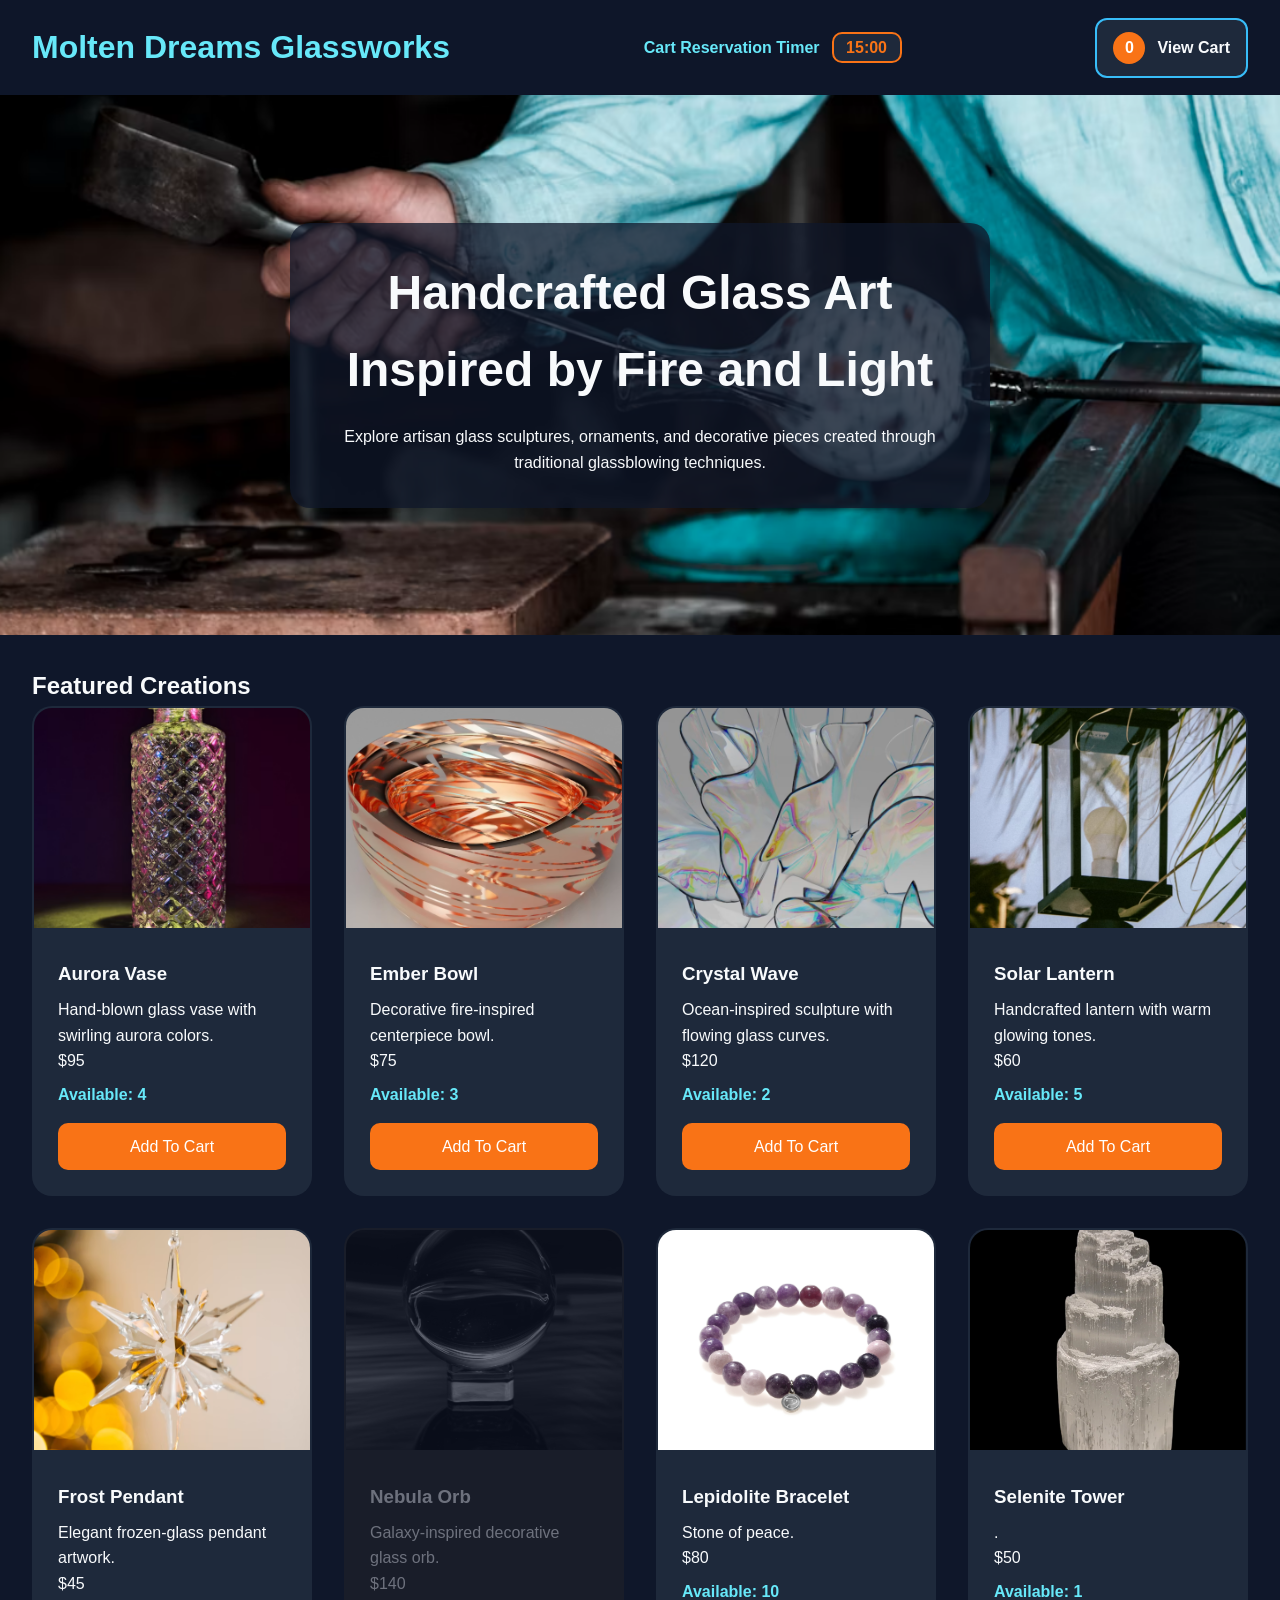
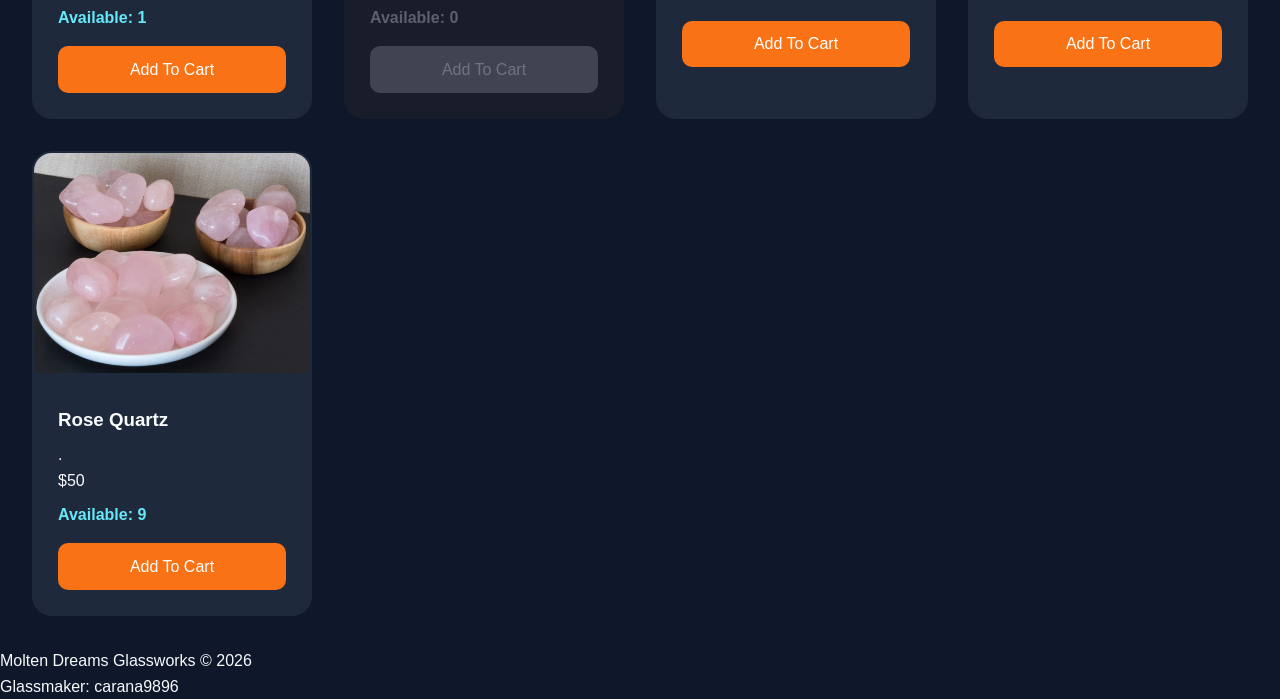
<file: index.html>
<!DOCTYPE html>
<html lang="en">
<head>
    <!--
        Author: Caroline Anascavage
        Date: 10/31/26
        Purpose: Storing-Locally
    -->
    <meta charset="UTF-8">
    <meta name="viewport" content="width=device-width, initial-scale=1.0">
    <title>Molten Dreams Glassworks</title>
    
    <!-- STEP 1 -->
    <link rel="stylesheet" href="GP_Storing-Locally_StarterFile.css">
    <script src="GP_Storing-Locally_StarterFile.js" defer></script>
</head>
<body>

    <!-- =========================================
         HEADER
    ========================================= -->
    <header>
        <nav>
            <h1>Molten Dreams Glassworks</h1>
            <section class="timer-section" aria-live="polite">
                <h3>Cart Reservation Timer</h3>
                <p id="countdown">15:00</p>
            </section>
            
            <div id="cart-button" class="cart-area" role="button" tabindex="0" aria-label="View shopping cart">
                <span id="cart-count">0</span>
                <span>View Cart</span>
            </div>
        </nav>
    </header>

    <!-- =========================================
         HERO SECTION
    ========================================= -->
    <main>
        <section class="hero">
            <div class="hero-overlay">
                <h2>Handcrafted Glass Art Inspired by Fire and Light</h2>
                <p>Explore artisan glass sculptures, ornaments, and decorative pieces created through traditional glassblowing techniques.</p>
            </div>
        </section>

        <!-- =========================================
             PRODUCT SECTION
        ========================================= -->
        <section class="products-section">
            <h2>Featured Creations</h2>

            <section class="product-grid" id="product-grid">
                <!-- Product cards inserted with JavaScript -->
            </section>
        </section>

    </main>

    <!-- =========================================
         NOTIFICATION
    ========================================= -->
    <section id="notification" class="notification">
        Item added to cart!
    </section>

    <footer>
        <p>Molten Dreams Glassworks © 2026</p>
        <p>Glassmaker: carana9896</p>
    </footer>
</body>
</html>
</file>
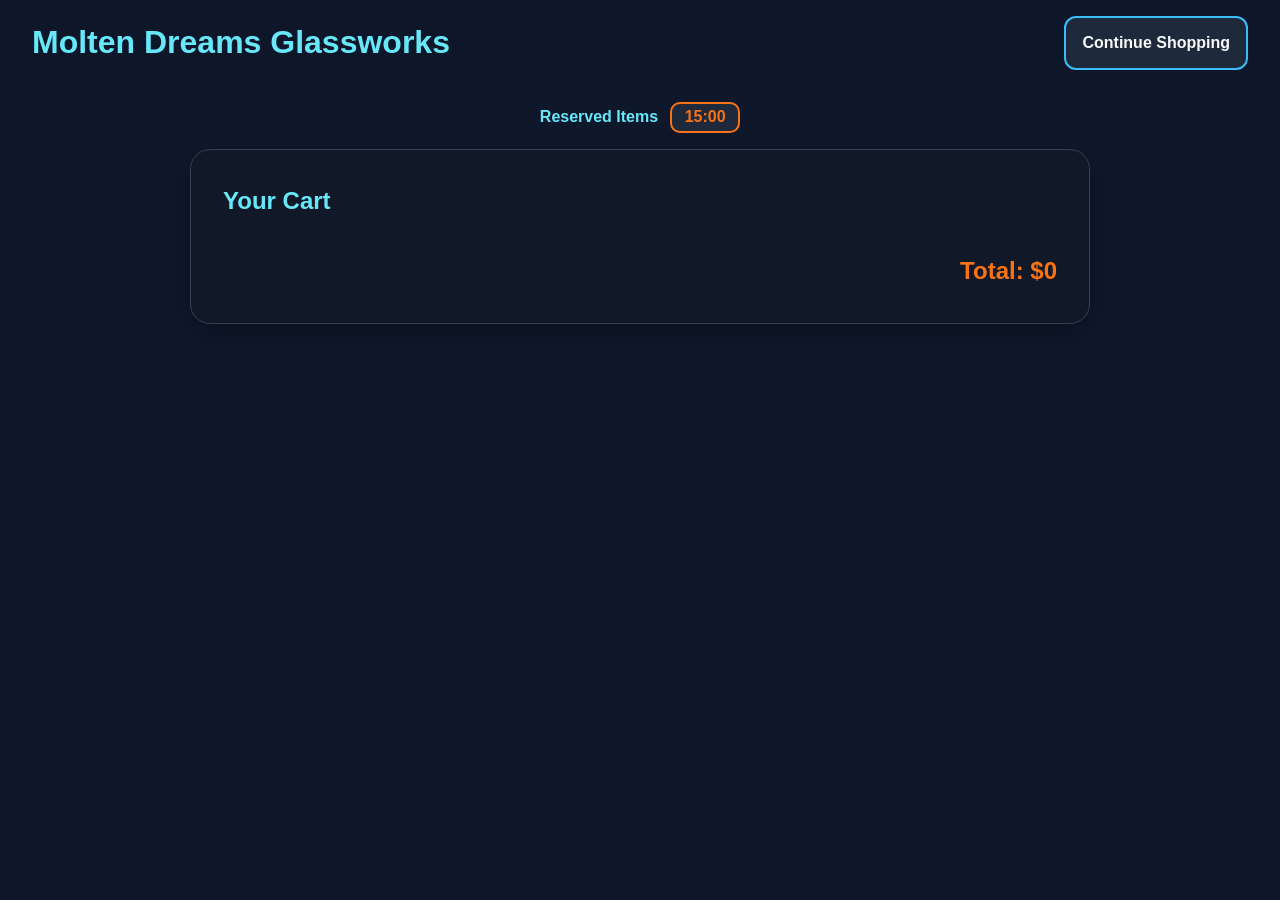
<file: cart.html>
<!DOCTYPE html>
<html lang="en">
<head>
    <!--
        Author: Caroline Anascavage
        Date: 10/31/26
        Purpose: Storing-Locally
    -->
    <meta charset="UTF-8">
    <meta name="viewport" content="width=device-width, initial-scale=1.0">
    <title>Your Cart</title>
   
    <!-- STEP 2 -->
    <link rel="stylesheet" href="GP_Storing-Locally_StarterFile.css">
    <script src="cart.js" defer></script>
</head>
<body>
    <header>
        <nav>
            <h1>Molten Dreams Glassworks</h1>
            <a class="cart-area" href="index.html">Continue Shopping</a>
        </nav>
    </header>
    
    <main>
        <section class="timer-section">
            <h2>Reserved Items</h2>
            <p id="countdown">15:00</p>
        </section>
    
        <section class="cart-panel">
            <h2>Your Cart</h2>
            <section id="cart-items"></section>
            <h3 id="cart-total">Total: $0</h3>
        </section>
    </main>
</body>
</html>
</file>
<file: GP_Storing-Locally_StarterFile.css>
/* =========================================
     GLASS BLOWING THEME PROVIDED
     DO NOT EDIT THIS FILE
========================================= */

/* =========================================
     RESET
========================================= */

* {
    margin: 0;
    padding: 0;
    box-sizing: border-box;
}

/* =========================================
     BODY
========================================= */

body {
    font-family: Arial, Helvetica, sans-serif;
    background: #0f172a;
    color: #f8fafc;
    min-height: 100vh;
    line-height: 1.6;
}

/* =========================================
     HEADER
========================================= */

header {
    background: rgba(15, 23, 42, 0.95);
    padding: 1rem 2rem;
    position: sticky;
    top: 0;
    z-index: 100;
    backdrop-filter: blur(8px);
}

nav {
    display: flex;
    justify-content: space-between;
    align-items: center;
}

nav h1 {
    color: #67e8f9;
    font-size: 2rem;
}

.cart-area {
    background: #1e293b;
    padding: 0.75rem 1rem;
    border-radius: 12px;
    border: 2px solid #38bdf8;
    display: flex;
    align-items: center;
    gap: 0.75rem;
    cursor: pointer;
    transition: all 0.3s ease;
    text-decoration: none;
    color: #f8fafc;
    font-weight: bold;
}

.cart-area:hover {
    background: #273449;
    border-color: #67e8f9;
    transform: translateY(-2px);
    box-shadow: 0 0 12px rgba(103, 232, 249, 0.4);
}

.cart-area:focus {
    outline: 3px solid #67e8f9;
    outline-offset: 4px;
}

#cart-count {
    background: #f97316;
    color: white;
    min-width: 32px;
    height: 32px;
    border-radius: 50%;
    display: flex;
    justify-content: center;
    align-items: center;
    font-weight: bold;
}

/* =========================================
     HERO SECTION
========================================= */

.hero {
    height: 60vh;
    background-image: url("glassworks.png");
    background-size: cover;
    background-position: center;
    display: flex;
    justify-content: center;
    align-items: center;
}

.hero-overlay {
    background: rgba(15, 23, 42, 0.75);
    padding: 2rem;
    border-radius: 20px;
    max-width: 700px;
    text-align: center;
}

.hero h2 {
    font-size: 3rem;
    margin-bottom: 1rem;
}

/* =========================================
     TIMER SECTION
========================================= */

.timer-section {
    display: flex;
    justify-content: center;
    align-items: center;
    gap: 0.75rem;
    padding: 1rem;
}

.timer-section h2,
.timer-section h3 {
    font-size: 1rem;
    color: #67e8f9;
    margin: 0;
}

#countdown {
    background: #1e293b;
    border: 2px solid #f97316;
    border-radius: 10px;
    padding: 0.35rem 0.75rem;
    font-size: 1rem;
    font-weight: bold;
    color: #f97316;
    line-height: 1;
    margin: 0;
    min-width: 70px;
    text-align: center;
}

/* =========================================
     CART PAGE
========================================= */

.cart-panel {
    max-width: 900px;
    margin: 0 auto 3rem auto;
    background: #111827;
    padding: 2rem;
    border-radius: 20px;
    border: 1px solid #334155;
    box-shadow: 0 8px 25px rgba(0, 0, 0, 0.25);
}

.cart-panel h2 {
    color: #67e8f9;
    margin-bottom: 1.5rem;
}

.cart-item {
    display: flex;
    justify-content: space-between;
    align-items: center;
    padding: 1rem;
    margin-bottom: 1rem;
    background: #1e293b;
    border-radius: 12px;
    border: 1px solid #334155;
}

.cart-item:last-child {
    margin-bottom: 0;
}

#cart-total {
    margin-top: 2rem;
    color: #f97316;
    font-size: 1.5rem;
    text-align: right;
}

/* =========================================
     PRODUCTS
========================================= */

.products-section {
    padding: 2rem;
}

.product-grid {
    display: grid;
    grid-template-columns: repeat(auto-fit, minmax(280px, 1fr));
    gap: 2rem;
}

.product-card {
    background: #1e293b;
    border-radius: 20px;
    overflow: hidden;
    transition: transform 0.3s ease;
    position: relative;
    border: 2px solid transparent;
}

.product-card:hover {
    transform: translateY(-6px);
    border-color: #38bdf8;
}

.product-card img {
    width: 100%;
    height: 220px;
    object-fit: cover;
}

.product-content {
    padding: 1.5rem;
}

.product-content h3 {
    margin-bottom: 0.5rem;
}

.stock {
    margin-top: 0.5rem;
    color: #67e8f9;
    font-weight: bold;
}

button {
    margin-top: 1rem;
    width: 100%;
    padding: 0.9rem;
    border: none;
    border-radius: 10px;
    background: #f97316;
    color: white;
    cursor: pointer;
    font-size: 1rem;
    transition: background 0.3s ease;
}

button:hover {
    background: #ea580c;
}

button:focus {
    outline: 3px solid #67e8f9;
}

button:disabled {
    cursor: not-allowed;
}

/* =========================================
     OUT OF STOCK
========================================= */

.out-of-stock {
    opacity: 0.4;
    filter: grayscale(100%);
    cursor: not-allowed;
}

.out-of-stock::after {
    content: "OUT OF STOCK";
    position: absolute;
    top: 10px;
    right: 10px;
    background: #991b1b;
    color: white;
    padding: 0.5rem 0.75rem;
    border-radius: 8px;
    opacity: 0;
    transition: opacity 0.3s ease;
    font-size: 0.8rem;
    font-weight: bold;
}

.out-of-stock:hover::after {
    opacity: 1;
}

/* Custom tooltip that follows mouse */
.mouse-tooltip {
    position: fixed;
    background: rgba(153, 27, 27, 0.95);
    color: white;
    padding: 0.6rem 0.9rem;
    border-radius: 8px;
    font-size: 0.85rem;
    font-weight: bold;
    pointer-events: none;
    opacity: 0;
    transform: translate(12px, 12px);
    transition: opacity 0.2s ease;
    z-index: 1000;
    letter-spacing: 1px;
}

.mouse-tooltip.show {
    opacity: 1;
}

/* =========================================
     NOTIFICATION
========================================= */

.notification {
    position: fixed;
    bottom: 20px;
    right: 20px;
    background: #22c55e;
    padding: 1rem 1.5rem;
    border-radius: 10px;
    opacity: 0;
    transition: opacity 0.4s ease;
    z-index: 1000;
}

.notification.show {
    opacity: 1;
}

/* =========================================
     VISUAL ANIMATION
========================================= */

.animate {
    animation: pulse 0.5s ease;
}

@keyframes pulse {
    0% {
        transform: scale(1);
    }

    50% {
        transform: scale(1.05);
    }

    100% {
        transform: scale(1);
    }
}

/* =========================================
     RESPONSIVE DESIGN
========================================= */

@media (max-width: 768px) {

    .hero h2 {
        font-size: 2rem;
    }

    nav {
        flex-direction: column;
        gap: 1rem;
    }

    .cart-panel {
        margin: 1rem;
        padding: 1.25rem;
    }

    .cart-item {
        flex-direction: column;
        align-items: flex-start;
        gap: 0.5rem;
    }

    #cart-total {
        text-align: left;
    }
}
</file>
